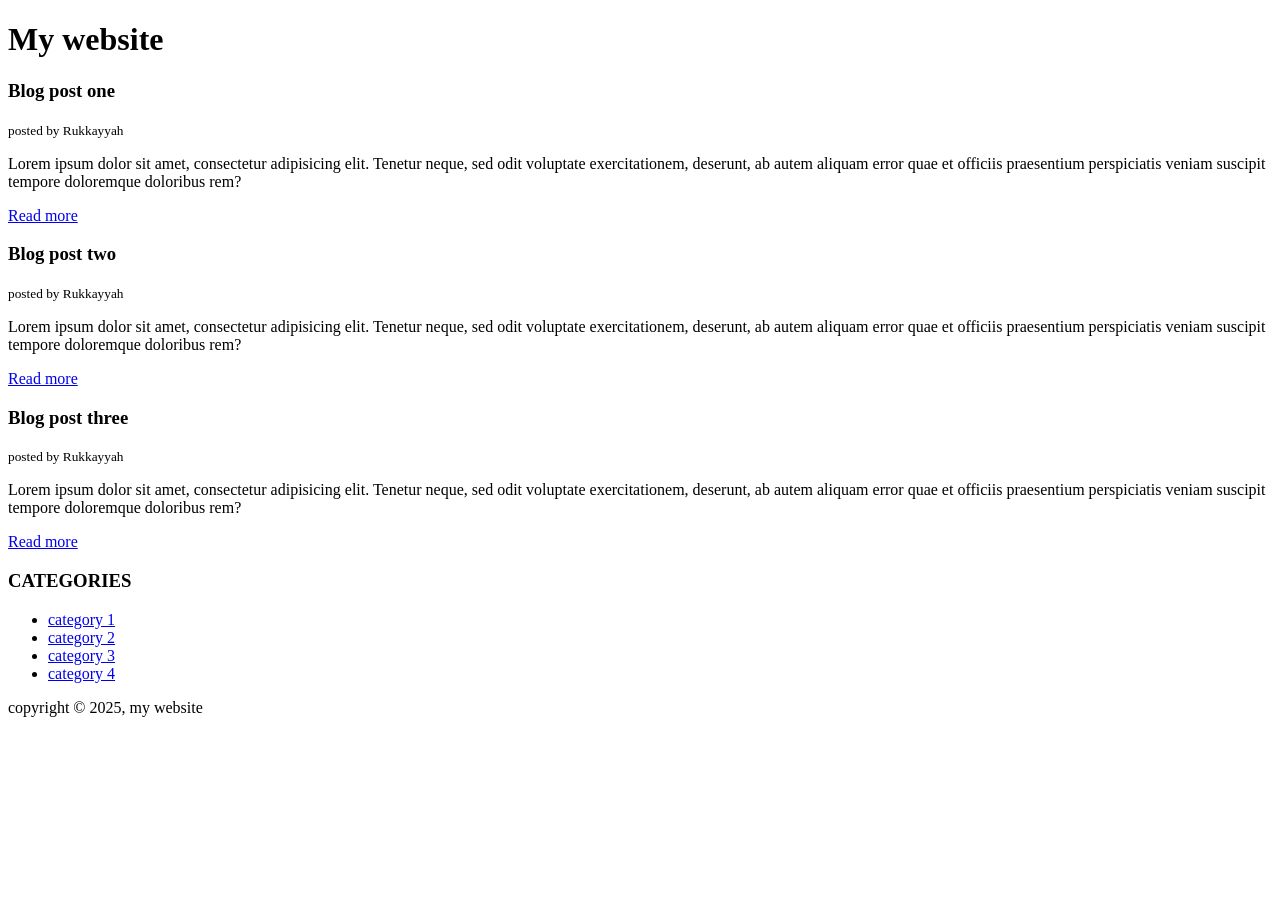
<file: about.html>
<!DOCTYPE html>
<html lang="en">

<head>
    <meta charset="UTF-8">
    <meta name="viewport" content="width=device-width, initial-scale=1.0">
    <title>my blog</title>
</head>

<body>
    <header>
        <h1>My website</h1>
    </header>

    <section>
        <article class="post">
            <h3>Blog post one</h3>
            <small>posted by Rukkayyah</small>
            <p>Lorem ipsum dolor sit amet, consectetur adipisicing elit. Tenetur neque, sed odit voluptate
                exercitationem, deserunt, ab autem aliquam error quae et officiis praesentium perspiciatis veniam
                suscipit tempore doloremque doloribus rem?</p>
            <a href="index.html">Read more</a>
        </article>
        <article class="post">
            <h3>Blog post two</h3>
            <small>posted by Rukkayyah</small>
            <p>Lorem ipsum dolor sit amet, consectetur adipisicing elit. Tenetur neque, sed odit voluptate
                exercitationem, deserunt, ab autem aliquam error quae et officiis praesentium perspiciatis veniam
                suscipit tempore doloremque doloribus rem?</p>
            <a href="index.html">Read more</a>
        </article>
        <article class="post">
            <h3>Blog post three</h3>
            <small>posted by Rukkayyah</small>
            <p>Lorem ipsum dolor sit amet, consectetur adipisicing elit. Tenetur neque, sed odit voluptate
                exercitationem, deserunt, ab autem aliquam error quae et officiis praesentium perspiciatis veniam
                suscipit tempore doloremque doloribus rem?</p>
            <a href="index.html">Read more</a>
        </article>
    </section>
    <aside>
        <h3>CATEGORIES</h3>
        <nav>
            <ul>
                <li><a href="#">category 1</a></li>
                <li><a href="#">category 2</a></li>
                <li><a href="#">category 3</a></li>
                <li><a href="#">category 4</a></li>

            </ul>
        </nav>
    </aside>
    <footer>
        <p>copyright &copy; 2025, my website</p>
    </footer>
</body>

</html>
</file>
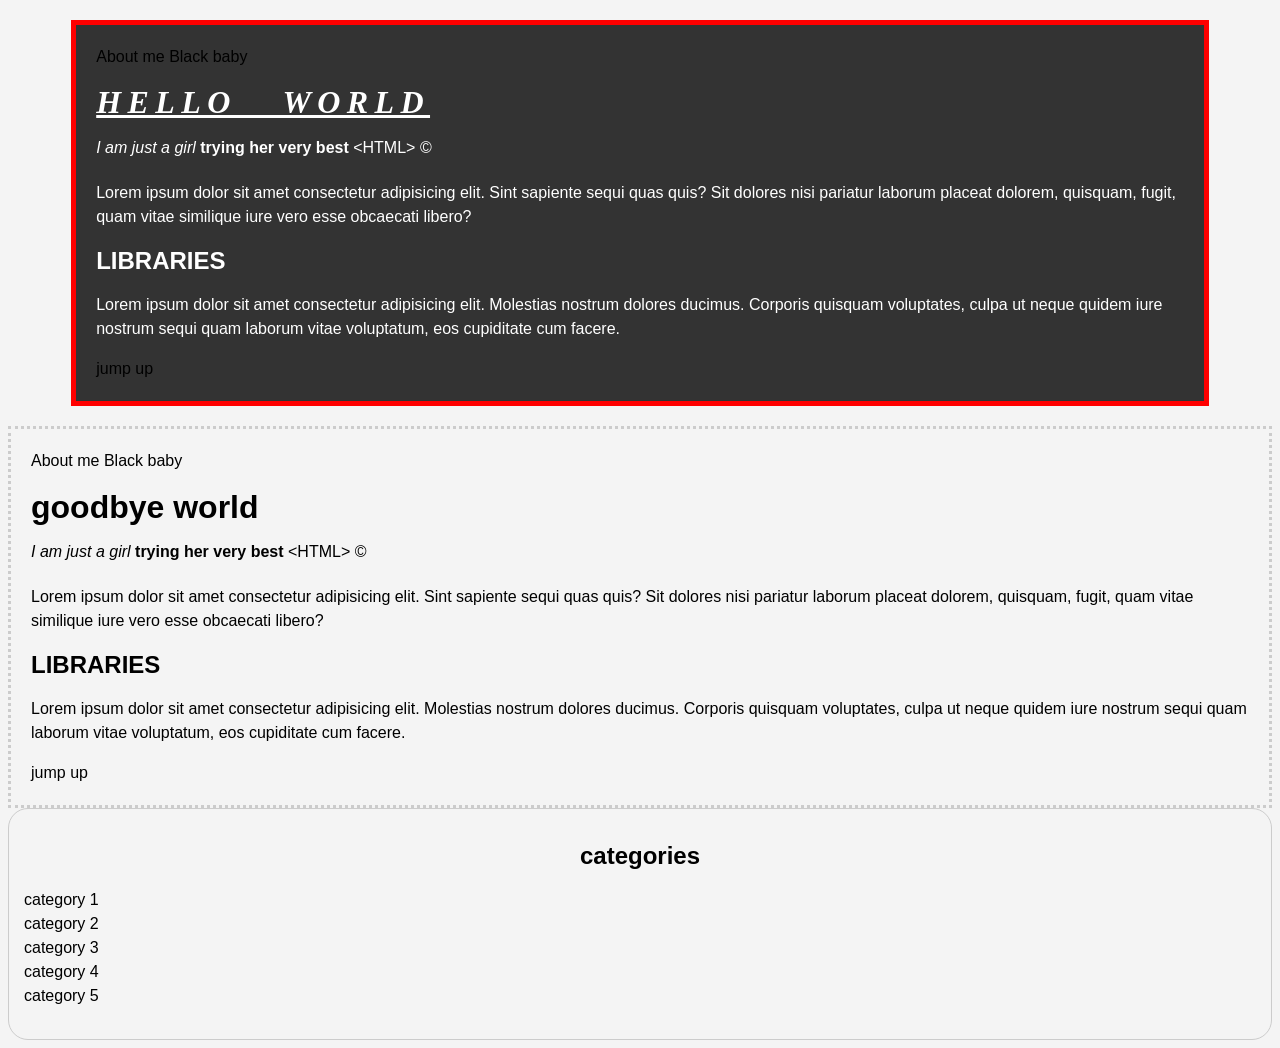
<file: indexx.html>
<!DOCTYPE html>
<html lang="en">

<head>
    <meta charset="UTF-8">
    <meta name="viewport" content="width=device-width, initial-scale=1.0">
    <title> My life</title>
    <link rel="stylesheet" href="stylesheet/style.css">
</head>

<body>
    <div class="container">
        <div class="box-1">
            <a href="about.html">About me</a>
            <a href="images/baby.jpg" download>Black baby</a>
            <h1>hello world</h1>
            <p> <em>I am just a girl</em> <strong>trying her very best</strong> &lt;HTML&gt; &copy;</p>
            <h1></h1>
            <P>Lorem ipsum dolor sit amet consectetur adipisicing elit. Sint sapiente sequi quas quis? Sit dolores nisi
                pariatur
                laborum placeat dolorem, quisquam, fugit, quam vitae similique iure vero esse obcaecati libero?</P>
            <H2 id="#">LIBRARIES</H2>
            <p>Lorem ipsum dolor sit amet consectetur adipisicing elit. Molestias nostrum dolores ducimus. Corporis
                quisquam
                voluptates, culpa ut neque quidem iure nostrum sequi quam laborum vitae voluptatum, eos cupiditate cum
                facere.
            </p>
            <a href="#">jump up</a>
        </div>
    </div>
    <div class="box-2">
        <a href="about.html">About me</a>
        <a href="images/baby.jpg" download>Black baby</a>
        <h1>goodbye world</h1>
        <p> <em>I am just a girl</em> <strong>trying her very best</strong> &lt;HTML&gt; &copy;</p>
        <h1></h1>
        <P>Lorem ipsum dolor sit amet consectetur adipisicing elit. Sint sapiente sequi quas quis? Sit dolores nisi
            pariatur
            laborum placeat dolorem, quisquam, fugit, quam vitae similique iure vero esse obcaecati libero?</P>
        <H2 id="#">LIBRARIES</H2>
        <p>Lorem ipsum dolor sit amet consectetur adipisicing elit. Molestias nostrum dolores ducimus. Corporis
            quisquam
            voluptates, culpa ut neque quidem iure nostrum sequi quam laborum vitae voluptatum, eos cupiditate cum
            facere.
        </p>
        <a href="#">jump up</a>
    </div>
    <div>
        <div class="categories">
            <h2>categories</h2>
            <ul>
                <li><a href="#">category 1</a></li>
                <li><a href="#">category 2</a></li>
                <li><a href="#">category 3</a></li>
                <li"><a href="#">category 4</a></li>
                    <li><a href="text.html"></a>category 5</a></a></li>
            </ul>
        </div>
    </div>

</body>

</html>
</file>
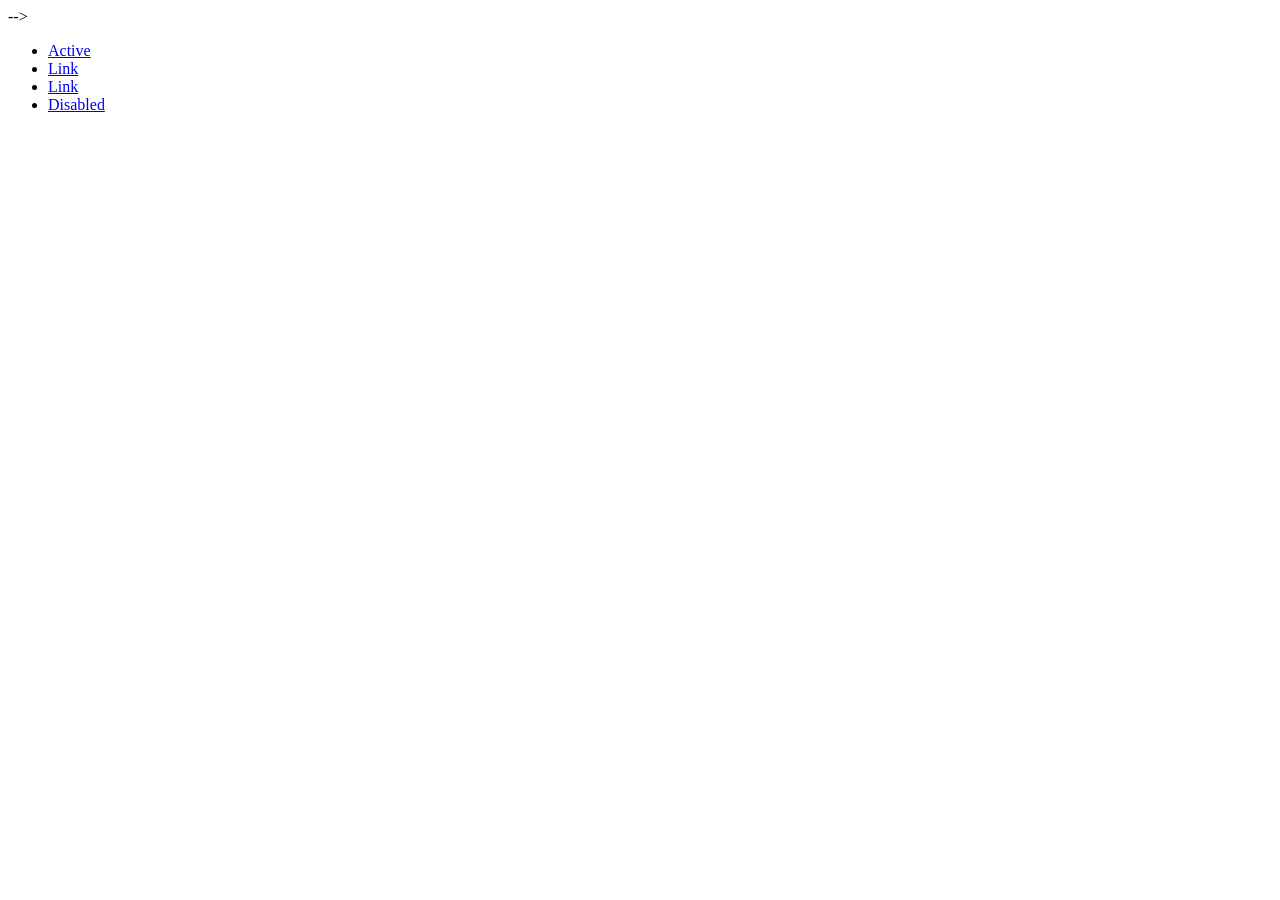
<file: learn.html>
<!-- <!DOCTYPE html>
<html lang="en">

<head>
    <meta charset="UTF-8">
    <meta name="viewport" content="width=device-width, initial-scale=1.0">
    <title>Frontend Mentor | Blog preview card</title>
    <link rel="stylesheet" href="stylesheet/about.css">
</head>

<body>
    <div class="product-card">
        <div class="product-details">
            <img class="image">
            <img src="images/illustration-article.svg" alt="" width="320px" height="220px">
            <button class="button">Learning</button>
            <p class="para">Published 21 Dec 2023</p>
            <h1 class="header">HTML & CSS foundations</h1>
            <P class="note">These languages are the backbone of every website, defining structure, content, and
                presentation.
            </P>
            <div class="name">
                <!-- <img class="img"> -->
<!-- <img src="images/image-avatar.webp" alt="Grey Hooper" width="30">
                <p class="p">Greg Hooper</p>
            </div>
        </div>
    </div>
    <div class="attribution">
        Challenge by <a href="https://www.frontendmentor.io?ref=challenge" target="_blank">Frontend Mentor</a>.
        Coded by <a href="#">RUKKAYYAH</a>.
    </div>
</body> --> -->







<ul class="nav nav-tabs">
    <li class="nav-item">
        <a class="nav-link active" aria-current="page" href="#">Active</a>
    </li>
    <li class="nav-item">
        <a class="nav-link" href="#">Link</a>
    </li>
    <li class="nav-item">
        <a class="nav-link" href="#">Link</a>
    </li>
    <li class="nav-item">
        <a class="nav-link disabled" href="#" tabindex="-1" aria-disabled="true">Disabled</a>
    </li>
</ul>
</file>
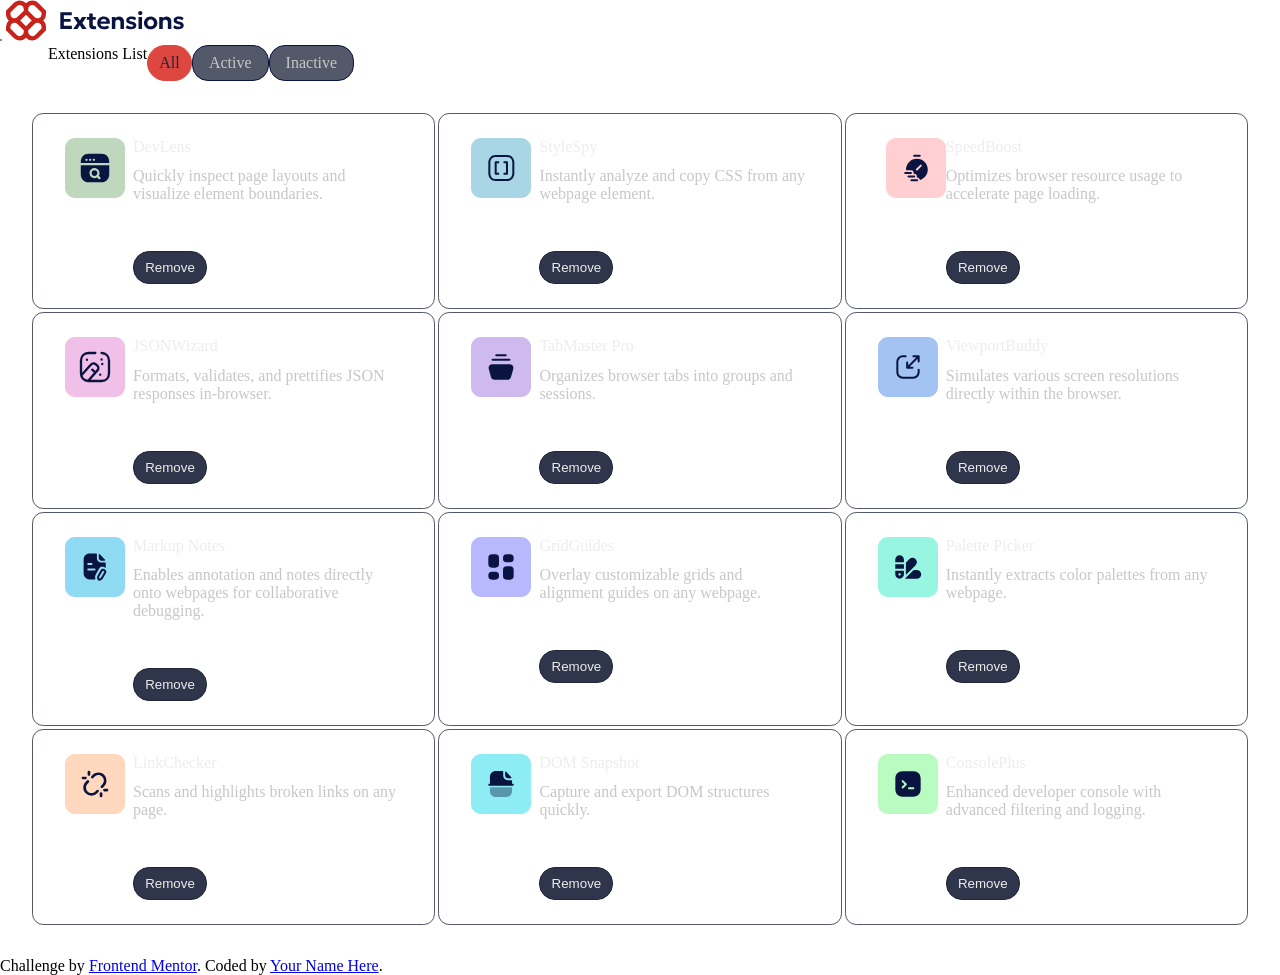
<file: manager.html>
<!DOCTYPE html>
<html lang="en">

<head>
    <meta charset="UTF-8">
    <meta name="viewport" content="width=device-width, initial-scale=1.0">
    <!-- displays site properly based on user's device -->
    <link rel="stylesheet" href="stylesheet/manager.css">
    <title>Frontend Mentor | Browser extensions manager UI</title>
</head>

<body>
    <div class="extensions-list">
        <div class="container">
            <img class="img">
            <img src="images/logo.svg" alt="">
            <!-- <p class="List">Extensions</p> -->
        </div>
        <div class="header">
            <!-- <div class="exten"></div> -->
            Extensions List
            <!-- <div> -->
            <p class="all">All</p>
            <p class="active">Active</p>
            <p class="inactive">Inactive</p>
            <!-- </div> -->
        </div>
        <div class="item">
            <div class="item1">
                <div>
                    <img src="images/logo-devlens.svg" alt="">
                </div>
                <div class="quote">
                    <p class="upper-quote">DevLens</p>
                    <p class="bottom-quote">Quickly inspect page layouts and visualize element boundaries.
                    </p>
                    <button class="side-quote">
                        <box-icon class="box-icon">Remove</box-icon></button>
                </div>
            </div>
            <div class="item2">
                <div>
                    <img src="images/logo-style-spy.svg" alt="">
                </div>
                <div class="quote">
                    <p class="upper-quote">StyleSpy</p>
                    <p class="bottom-quote">Instantly analyze and copy CSS from any webpage element.
                    </p>
                    <button class="side-quote">
                        <box-icon class="box-icon">Remove</box-icon></button>
                </div>
            </div>
            <div class="item3">
                <div class="quote">
                    <img src="images/logo-speed-boost.svg" alt="">
                </div>
                <div>
                    <p class="upper-quote">SpeedBoost</p>
                    <p class="bottom-quote">Optimizes browser resource usage to accelerate page loading.</p>
                    <button class="side-quote">
                        <box-icon class="box-icon">Remove</box-icon></button>
                </div>
            </div>
            <div class="item4">
                <div>
                    <img src="images/logo-json-wizard.svg" alt="">
                </div>
                <div class="quote">
                    <p class="upper-quote">JSONWizard</p>
                    <p class="bottom-quote">Formats, validates, and prettifies JSON responses in-browser.
                    </p>
                    <button class="side-quote">
                        <box-icon class="box-icon">Remove</box-icon></button>
                </div>
            </div>

            <div class="item5">
                <div>
                    <img src="images/logo-tab-master-pro.svg" alt="">
                </div>
                <div class="quote">
                    <p class="upper-quote">TabMaster Pro</p>
                    <p class="bottom-quote">Organizes browser tabs into groups and sessions.
                    </p>
                    <button class="side-quote">
                        <box-icon class="box-icon">Remove</box-icon></button>
                </div>
            </div>
            <div class="item6">
                <div>
                    <img src="images/logo-viewport-buddy.svg" alt="">
                </div>
                <div class="quote">
                    <p class="upper-quote">ViewportBuddy</p>
                    <p class="bottom-quote">Simulates various screen resolutions directly within the browser.
                    </p>
                    <button class="side-quote">
                        <box-icon class="box-icon">Remove</box-icon></button>
                </div>
            </div>
            <div class="item7">
                <div>
                    <img src="images/logo-markup-notes.svg" alt="">
                </div>
                <div class="quote">
                    <p class="upper-quote">Markup Notes</p>
                    <p class="bottom-quote"> Enables annotation and notes directly onto webpages for collaborative
                        debugging.
                    </p>
                    <button class="side-quote">
                        <box-icon class="box-icon">Remove</box-icon></button>
                </div>
            </div>
            <div class="item8">
                <div>
                    <img src="images/logo-grid-guides.svg" alt="">
                </div>
                <div class="quote">
                    <p class="upper-quote">GridGuides</p>
                    <p class="bottom-quote">Overlay customizable grids and alignment guides on any webpage.
                    </p>
                    <button class="side-quote">
                        <box-icon class="box-icon">Remove</box-icon></button>
                </div>
            </div>
            <div class="item9">
                <div>
                    <img src="images/logo-palette-picker.svg" alt="">
                </div>
                <div class="quote">
                    <p class="upper-quote">Palette Picker</p>
                    <p class="bottom-quote">Instantly extracts color palettes from any webpage.
                    </p>
                    <button class="side-quote">
                        <box-icon class="box-icon">Remove</box-icon></button>
                </div>
            </div>
            <div class="item10">
                <div>
                    <img src="images/logo-link-checker.svg" alt="">
                </div>
                <div class="quote">
                    <p class="upper-quote">LinkChecker</p>
                    <p class="bottom-quote">Scans and highlights broken links on any page.
                    </p>
                    <button class="side-quote">
                        <box-icon class="box-icon">Remove</box-icon></button>
                </div>
            </div>
            <div class="item11">
                <div>
                    <img src="images/logo-dom-snapshot.svg" alt="">
                </div>
                <div class="quote">
                    <p class="upper-quote">DOM Snapshot</p>
                    <p class="bottom-quote">Capture and export DOM structures quickly.
                    </p>
                    <button class="side-quote">
                        <box-icon class="box-icon">Remove</box-icon></button>
                </div>
            </div>
            <div class="item12">
                <div>
                    <img src="images/logo-console-plus.svg" alt="">
                </div>
                <div class="quote">
                    <p class="upper-quote">ConsolePlus</p>
                    <p class="bottom-quote">Enhanced developer console with advanced filtering and logging.
                    </p>
                    <button class="side-quote">
                        <box-icon class="box-icon">Remove</box-icon></button>
                </div>
            </div>
        </div>
    </div>
    <div class="attribution">
        Challenge by <a href="https://www.frontendmentor.io?ref=challenge">Frontend Mentor</a>.
        Coded by <a href="#">Your Name Here</a>.
    </div>
</body>
</file>
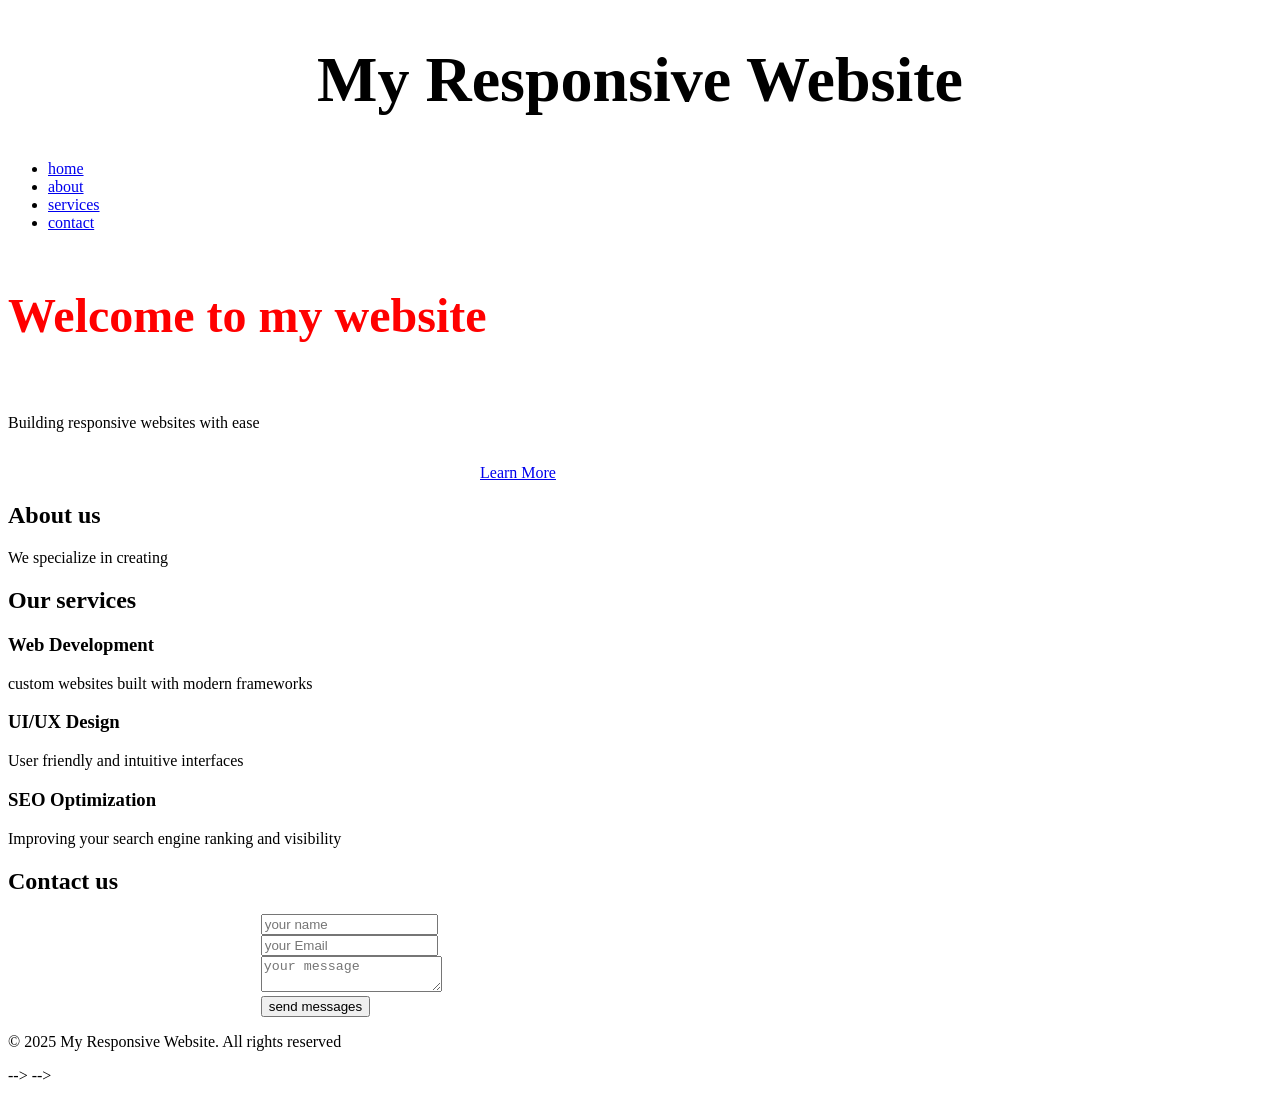
<file: My resonsive page.html>
<!DOCTYPE html>
<html lang="en">

<head>
    <meta charset="UTF-8">
    <meta name="viewport" content="width=device-width, initial-scale=1.0">
    <title>Responsive website</title>
    <link rel="stylesheet" href="stylesheet/design.css">
</head>

<body>

    <!--Header section-->
    <header>
        <div class="container">
            <h1>My Responsive Website</h1>
            <nav>
                <ul>
                    <li><a href="#home">home</a></li>
                    <li><a href="#about">about</a></li>
                    <li><a href="#services">services</a></li>
                    <li><a href="#contact">contact</a></li>
                </ul>
            </nav>
        </div>
    </header>

    <!--Hero section-->
    <section id="home">
        <div class="container">
            <h2>Welcome to my website</h2>
            <p>Building responsive websites with ease</p>
            <a href="#about" class="btn">Learn More</a>
        </div>
    </section>

    <!--About section-->
    <section id="about">
        <div class="container">
            <h2>About us</h2>
            <p>We specialize in creating</p>
        </div>
    </section>

    <!--Services section-->
    <section id="Services">
        <div class="container">
            <h2>Our services</h2>
            <div class="services-grid">
                <div class="services">
                    <h3>Web Development</h3>
                    <p>custom websites built with modern frameworks</p>
                </div>
                <div class="service">
                    <h3>UI/UX Design</h3>
                    <p>User friendly and intuitive interfaces</p>
                </div>
                <div class="service">
                    <h3>SEO Optimization</h3>
                    <p>Improving your search engine ranking and visibility</p>
                </div>
            </div>
        </div>
    </section>

    <!--contact section-->
    <section id="contact">
        <div class="container">
            <h2>Contact us</h2>
            <form action="#">
                <input type="text" placeholder="your name" required> <br />
                <input type="email" placeholder="your Email" required> <br />
                <textarea placeholder="your message" required></textarea> <br />
                <button type="submit">send messages</button> <br />
            </form>
        </div>
    </section>

    <!--Footer section-->
    <footer>
        <div>
            <p>&copy; 2025 My Responsive Website. All rights reserved</p>
        </div>
    </footer>
</body>

</html> --> -->
</file>
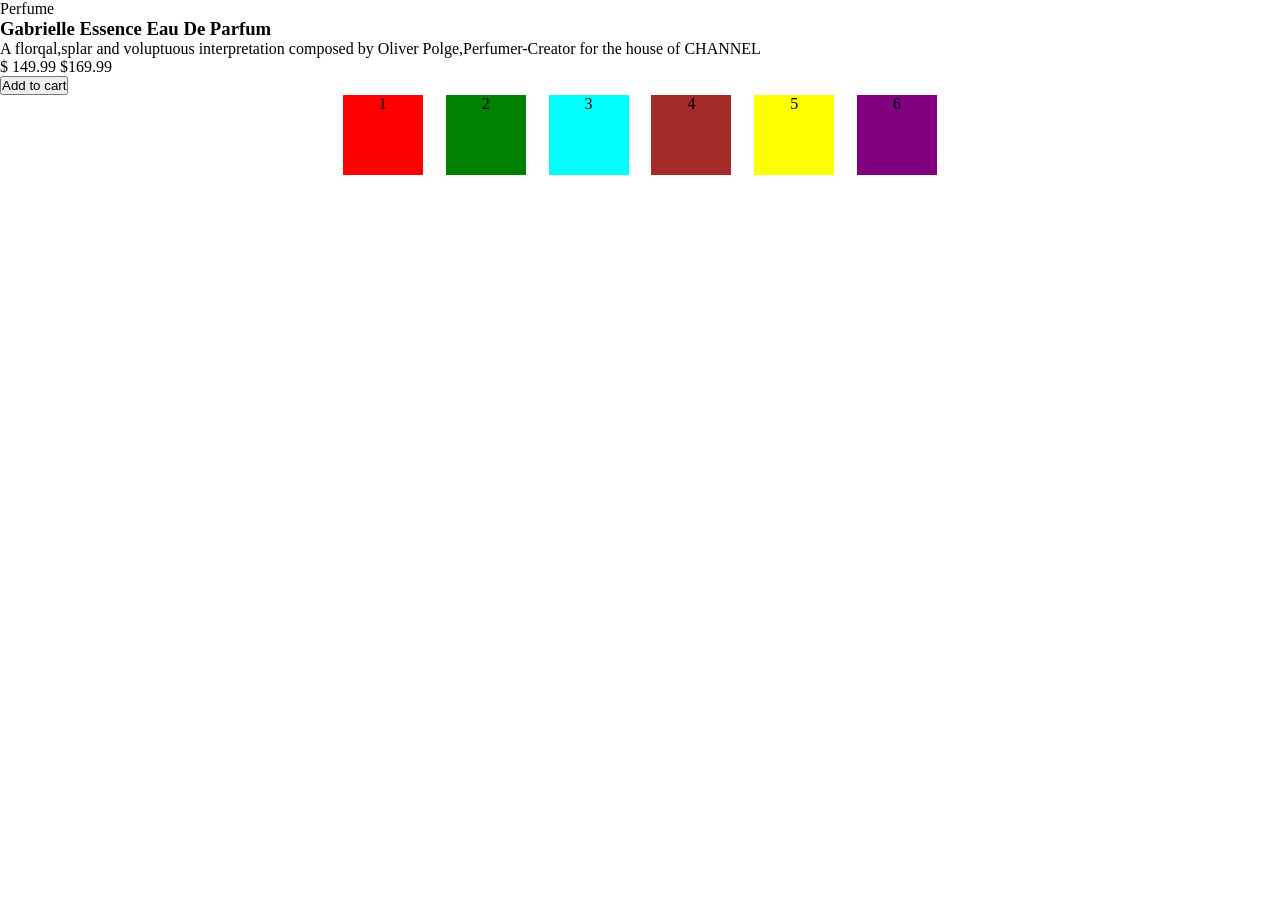
<file: plain.html>
<!DOCTYPE html>
<html lang="en">

<head>
    <meta charset="UTF-8">
    <meta name="viewport" content="width=device-width, initial-scale=1.0">
    <title>perfume</title>
    <link rel="stylesheet" href="stylesheet/stylsss.css">
</head>

<body>
    <article>
        <section>
            <span class="category">Perfume</span>
            <h1>Gabrielle Essence Eau De Parfum</h1>
            <p>A florqal,splar and voluptuous interpretation composed by Oliver Polge,Perfumer-Creator for the house
                of CHANNEL
            </p>
            <p>$ 149.99 $169.99</p>
        </section>
    </article>


    <button class="add to cart">
        <box-icon color="red" name="cart alt"></box-icon>Add to cart
    </button>

    <div class="flexbox">
        <div class="class1">1</div>
        <div class="class2">2</div>
        <div class="class3">3</div>
        <div class="class4">4</div>
        <div class="class5">5</div>
        <div class="class6">6</div>
        <!-- <div class="class2">2</div>
        <div class="class3">3</div>
        <div class="class4">4</div>
        <div class="class5">5</div </div> -->
</body>

</html>
</file>
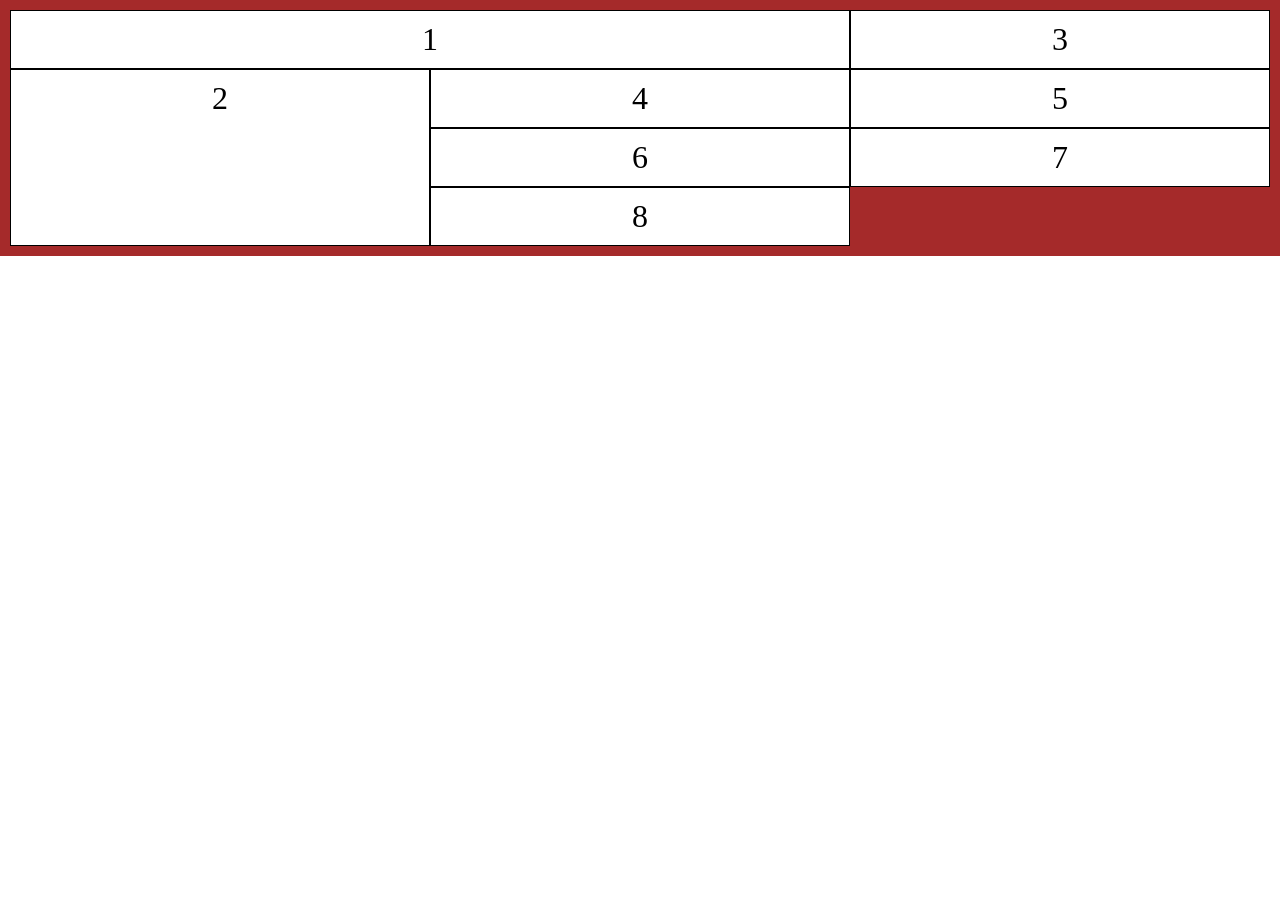
<file: product.html>
<!DOCTYPE html>
<html lang="en">

<head>
    <meta charset="UTF-8">
    <meta name="viewport" content="width=device-width, initial-scale=1.0">
    <link rel="stylesheet" href="">
    <link rel="stylesheet" href="stylesheet/sty.css">
    <title>Frontend Mentor | Testimonials grid section]</title>
</head>

<body>
    <main>
        <div class="grid-container">
            <div class="item1">1</div>
            <div class="item2">2</div>
            <div class="item3">3</div>
            <div class="item4">4</div>
            <div class="item5">5</div>
            <div class="item6">6</div>
            <div class="item7">7</div>
            <div class="item8">8</div>
        </div>
    </main>
</body>

</html>
</file>
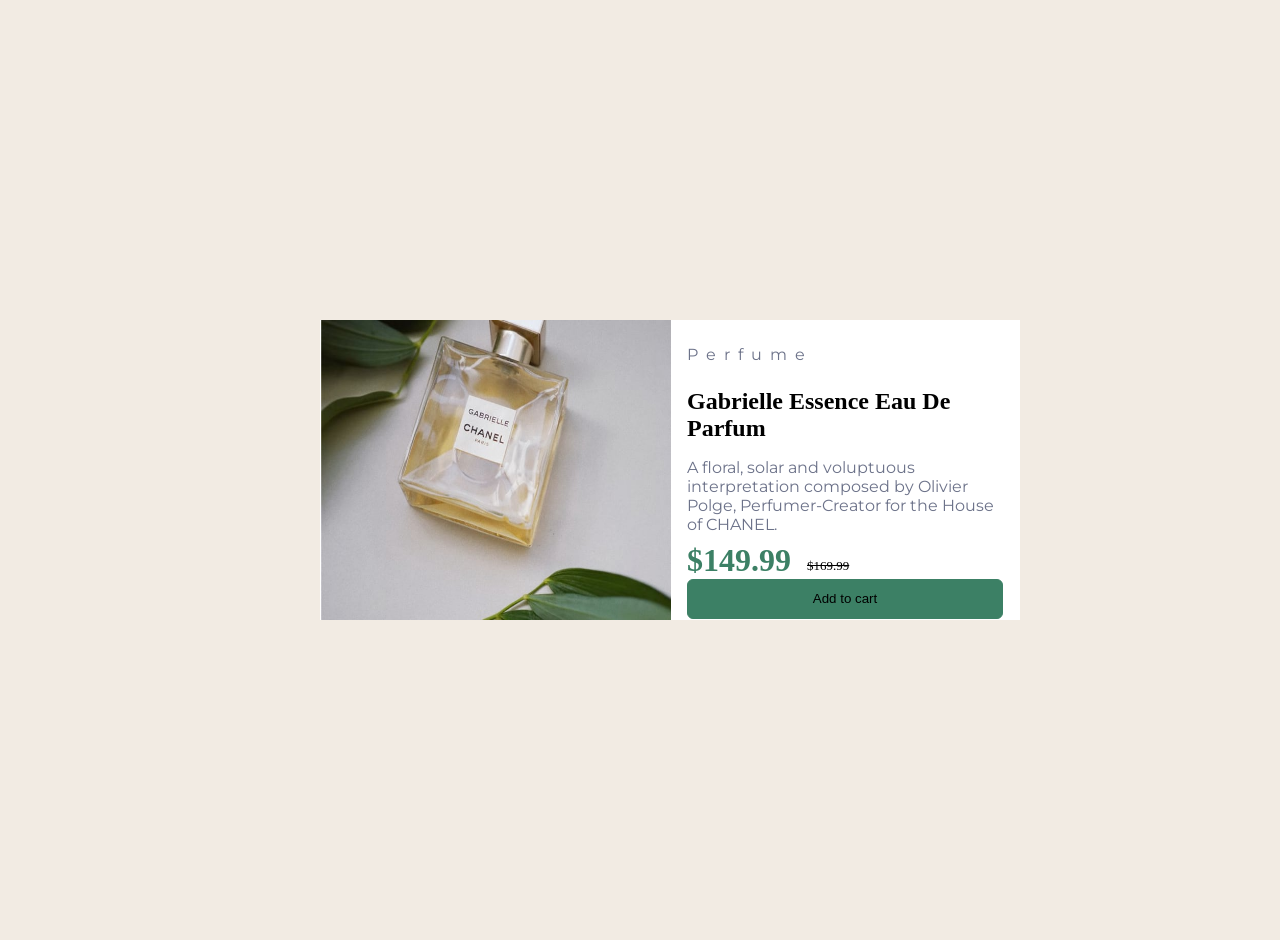
<file: tech.html>
<!DOCTYPE html>
<html lang="en">

<head>
    <meta charset="UTF-8">
    <meta name="viewport" content="width=device-width, initial-scale=1.0">
    <title>Frontend Mentor | Product preview card Component</title>
    <link rel="stylesheet" href="stylesheet/stye.css">
</head>

<body class="body">
    <article class="product-card">
        <div class="product-image">
            <div class="img"></div>
            <img src="images/image-product-mobile.jpg" alt="perfume picture" width="350px" height="300px">
        </div>
        <div class="product-details">
            <span class="category">Perfume</span>
            <h1 class="title">Gabrielle Essence Eau De Parfum</h1>
            <p class="description">
                A floral, solar and voluptuous interpretation composed by Olivier
                Polge, Perfumer-Creator for the House of CHANEL.
            </p>
            <div class="price-to-cart"></div>
            <div class="price">
                <span class="current-price"> $149.99</span>
                <span class="original-price">$169.99</span>
            </div>
            <button class="add-to-cart">
                <box-icon class="box-icon"></box-icon>Add to cart</button>
        </div>
    </article>
</body>

</html>
</file>
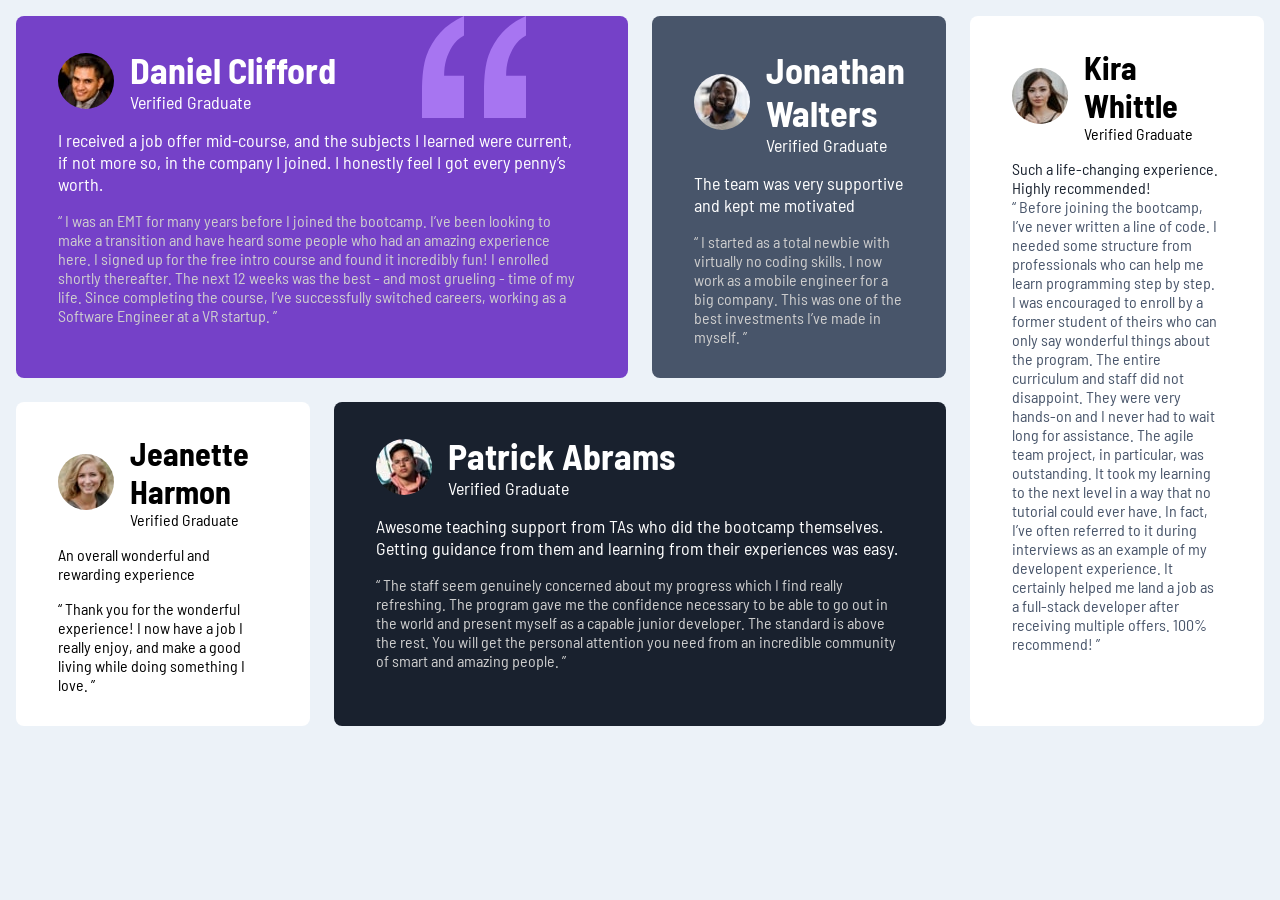
<file: testimonial.html>
<!DOCTYPE html>
<html lang="en">

<head>
    <meta charset="UTF-8">
    <meta name="viewport" content="width=device-width, initial-scale=1.0">
    <!-- <link href="https://fonts.googleapis.com/css2?family=Barlow+Semi+Condensed:wght@500;600&display=swap" <link -->
    <link rel="stylesheet" href="stylesheet/s.css">
    <title>Frontend Mentor | Testimonials grid section</title>
</head>

<body>
    <main>
        <div class="testimonials-grid">
            <div class="item">
                <div class="person">
                    <img src="images/image-daniel.jpg" alt>
                    <div class="name">
                        <h1>Daniel Clifford</h1>
                        <p>Verified Graduate</p>
                    </div>
                </div>

                <p class="top-quote">I received a job offer mid-course, and the
                    subjects I learned were current, if not more so,
                    in the company I joined. I honestly feel I got every penny’s
                    worth.</p>
                <p class="bottom-quote">“ I was an EMT for many years before I joined
                    the bootcamp. I’ve been looking to make a
                    transition and have heard some people who had an amazing experience
                    here. I signed up
                    for the free intro course and found it incredibly fun! I enrolled
                    shortly thereafter.
                    The next 12 weeks was the best - and most grueling - time of my
                    life. Since completing
                    the course, I’ve successfully switched careers, working as a
                    Software Engineer at a VR startup. ”</p>

            </div>

            <div class="item">
                <div class="person">
                    <img src="images/image-jonathan.jpg" alt>
                    <div class="name">
                        <h1>Jonathan Walters</h1>
                        <p>Verified Graduate</p>
                    </div>
                </div>

                <p class="top-quote">The team was very supportive and kept me
                    motivated</p>
                <p class="bottom-quote">“ I started as a total newbie with virtually
                    no coding skills. I now work as
                    a mobile engineer
                    for a big company. This was one of the best investments I’ve made in
                    myself.
                    ”</p>

            </div>

            <div class="item">
                <div class="person">
                    <img src="images/image-kira.jpg" alt>
                    <div class="name">
                        <h1>Kira Whittle</h1>
                        <p>Verified Graduate</p>
                    </div>
                </div>

                <p class="top-quote">Such a life-changing experience. Highly
                    recommended!</p>
                <p class="bottom-quote">“ Before joining the bootcamp, I’ve never
                    written a line of code. I needed
                    some structure from
                    professionals who can help me learn programming step by step. I was
                    encouraged to enroll by a former
                    student of theirs who can only say wonderful things about the
                    program. The
                    entire curriculum and staff
                    did not disappoint. They were very hands-on and I never had to wait
                    long for
                    assistance. The agile team
                    project, in particular, was outstanding. It took my learning to the
                    next
                    level in a way that no tutorial
                    could ever have. In fact, I’ve often referred to it during
                    interviews as an
                    example of my developent
                    experience. It certainly helped me land a job as a full-stack
                    developer
                    after receiving multiple offers.
                    100% recommend! ”</p>

            </div>

            <div class="item">
                <div class="person">
                    <img src="images/image-jeanette.jpg" alt>
                    <div class="name">
                        <h1>Jeanette Harmon</h1>
                        <p>Verified Graduate</p>
                    </div>
                </div>

                <p class="top-quote">An overall wonderful and rewarding experience</p>
                <p class="bottom-quote">“ Thank you for the wonderful experience! I
                    now have a job I really enjoy,
                    and make a good living
                    while doing something I love. ”</p>

            </div>

            <div class="item">
                <div class="person">
                    <img src="images/image-patrick.jpg" alt>
                    <div class="name">
                        <h1>Patrick Abrams</h1>
                        <p>Verified Graduate</p>
                    </div>
                </div>

                <p class="top-quote">Awesome teaching support from TAs who did the
                    bootcamp themselves. Getting
                    guidance from them and
                    learning from their experiences was easy.</p>
                <p class="bottom-quote">“ The staff seem genuinely concerned about my
                    progress which I find really
                    refreshing. The program
                    gave me the confidence necessary to be able to go out in the world
                    and
                    present myself as a capable
                    junior developer. The standard is above the rest. You will get the
                    personal
                    attention you need from
                    an incredible community of smart and amazing people. ”</p>

            </div>
        </div>
    </main>



</body>

</html>
</body>

</html>
</file>
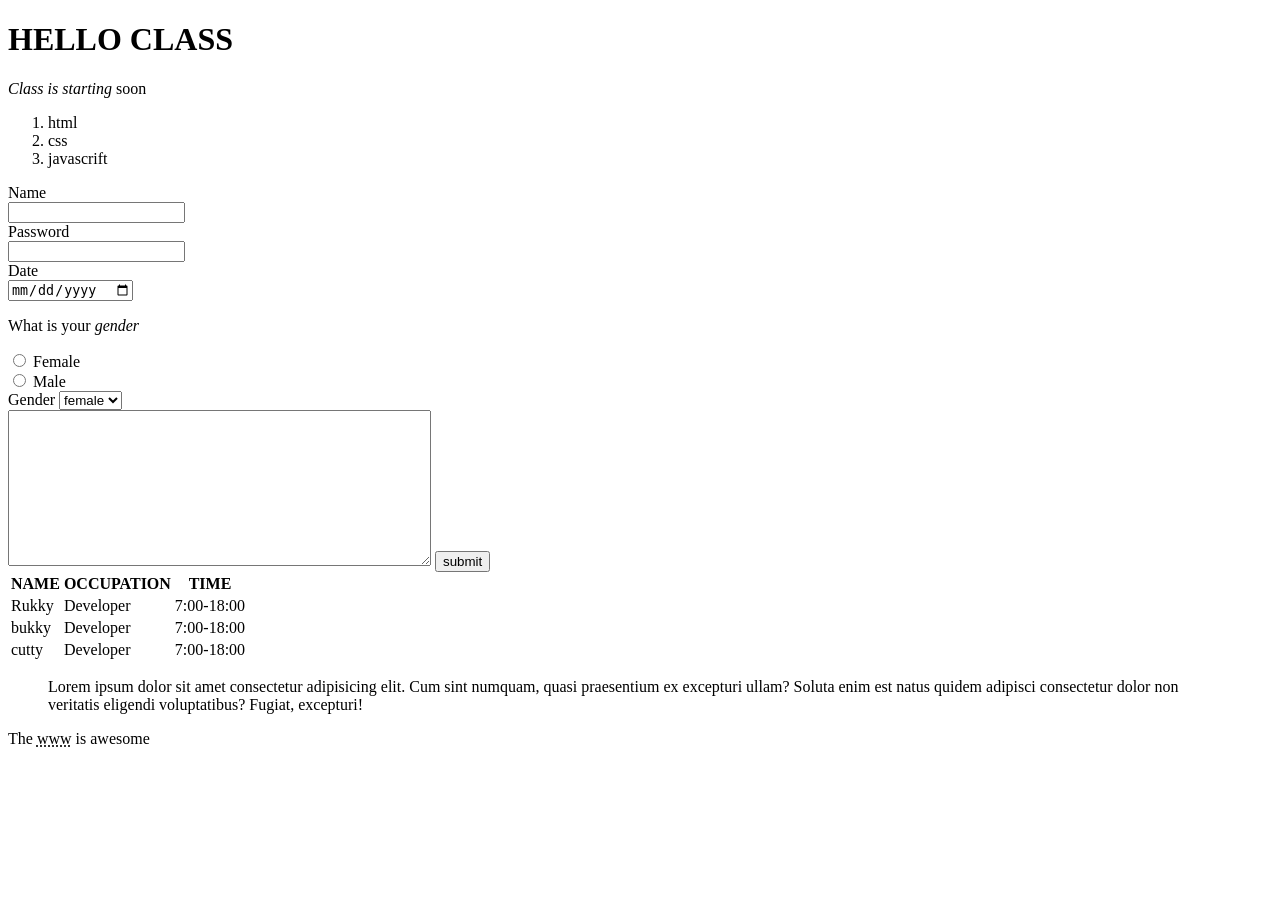
<file: text.html>
<!DOCTYPE html>
<html lang="en">

<head>
    <meta charset="UTF-8">
    <meta name="viewport" content="width=device-width, initial-scale=1.0">
    <title>HTML CLASS DAY III</title>
</head>

<body>
    <h1>HELLO CLASS</h1>
    <p><cite>Class is starting</cite> soon</p>
    <ol>
        <li>html</li>
        <li>css</li>
        <li>javascrift</li>
    </ol>
    <div>
        <form action="" method="post"></form>
        <label for="name">Name</label> <br>
        <input type="name" name="name"> <br />
        <label for="password">Password</label> <br>
        <input type="password" name="password"> <br />
        <label for="date">Date</label> <br>
        <input type="date" name="date"> <br />
    </div>

    <div>
        <p>What is your <em>gender</em></p>
        <input type="radio" id="female" name="gender" value="female">
        <label for="female">Female</label> <br>
        <input type="radio" id="male " name="gender" value="male">
        <label for="male">Male</label> <br>
    </div>


    <div>
        <label>Gender</label>
        <select name="gender">
            <option value="female">female</option>
            <option value="male">Male</option>
            <option value="others">others</option>
        </select>
    </div>


    <textarea name="description" id="description" rows="10" cols="50"></textarea>

    <input type="submit" value="submit">



    <table>
        <tr>
            <th>NAME</th>
            <th>OCCUPATION</th>
            <th>TIME</th>
        </tr>
        <tr>
            <td>Rukky</td>
            <td>Developer</td>
            <td>7:00-18:00</td>
        </tr>
        <tr>
            <td>bukky</td>
            <td>Developer</td>
            <td>7:00-18:00</td>
        </tr>
        <tr>
            <td>cutty</td>
            <td>Developer</td>
            <td>7:00-18:00</td>
        </tr>
    </table>


    <blockquote cite="http://rukayah.com">
        Lorem ipsum dolor sit amet consectetur adipisicing elit. Cum sint numquam, quasi praesentium ex excepturi ullam?
        Soluta enim est natus quidem adipisci consectetur dolor non veritatis eligendi voluptatibus? Fugiat, excepturi!
    </blockquote>
    <p>The <abbr title="world wide web">www</abbr> is awesome</p>
</body>

</html>
</file>
<file: stylesheet/style.css>
/* * { 
    margin: 0%;
    padding: 0%;
 }   */

 body {
     background-color: #f4f4f4;
     font-family: Arial, Helvetica, sans-serif;
     font-size: 16px;
     font-weight: normal;
     /*same as above */
     font: normal 16px Arial, Helvetica, Sans-serif;
     line-height: 1.5em;

 }

 a {
     text-decoration: none;
     color: #000;
 }

 .container {
     width: 90%;
     margin: auto;
 }

 a:hover {
     color: red;
 }

 a:active {
     color: green;
 }

 a:visited {
     color: #000;
 }

 .box-1 {
     background-color: #333;
     color: #fff;

     border-right: 5px red solid;
     border-left: 5px red solid;
     border-top: 5px red solid;
     border-bottom: 5px red solid;
     border-width: 3px;
     border-bottom-width: 10px;
     border-top-style: dotted;

     border: 5px red solid;

     padding-top: 20px;
     padding-bottom: 20px;
     padding-right: 20px;
     padding-left: 20px;

     margin-top: 20px;
     margin: 20px 0;
 }

 .box-1 h1 {
     font-family: Tahoma;
     font-weight: 800;
     font-style: italic;
     text-decoration: underline;
     text-transform: uppercase;
     letter-spacing: 0.2em;
     word-spacing: 1em;
 }

 .box-2 {
     border: 3px dotted #ccc;
     padding: 20px;
     margin: 20px, 0;
 }



 .categories {
     border: 1px #ccc solid;
     padding: 15px;
     border-radius: 20px;

 }

 .categories h2 {
     text-align: center;
 }

 .categories ul {
     padding: 0%;
     list-style: none;
 }
</file>
<file: stylesheet/about.css>
@import url('https://fonts.googleapis.com/css2?family=Figtree:ital,wght@0,300..900;1,300..900&display=swap');



:root {
    --FIGTREE: "figtree";
    --Yellow: hsl(47, 88%, 63%);
    --White: hsl(0, 0%, 100%);
    --Gray: hsl(0, 0%, 42%);
    --Gray2: hsl(0, 0%, 7%);
}

* {
    margin: 0%;
    padding: 0%;
    box-sizing: border-box;
}

body {
    background-color: var(--Yellow);
}

.product-card {
    display: flex;
    flex-direction: column;
    justify-content: center;
    justify-content: space-between;
    width: 360px;
    height: 450px;
    margin: 20rem 35rem;
    border: 1px solid var(--Gray);
    border-radius: 1.5rem;
    border-right: 7px solid var(--Gray2);
    border-bottom: 7px solid var(--Gray2);
    background-color: var(--White);
}

.product-details {
    margin: 0 .8rem;
    font-family: var(--FIGTREE);
}

.button {
    background-color: var(--Yellow);
    padding: .2rem .5rem;
    font-weight: 900;
    border: 1px solid var(--Yellow);

}

.para {
    padding-top: 1rem;
    padding-bottom: 1rem;
    font-size: small;
    color: var(--Gray);
}

.header {
    padding-bottom: .7rem;
    font-size: medium;
    font-weight: bolder;
}

.note {
    padding-bottom: .2rem;
    color: var(--Gray);
}

.name {
    display: flex;
    padding-top: 1rem;
}

.p {
    padding-top: .5rem;
    padding-left: .7rem;
    font-size: small;
    color: var(--Gray2);
    font-weight: 900;
}

.attribution {
    display: flex;
    justify-content: center;
}
</file>
<file: stylesheet/manager.css>
@import url('https://fonts.googleapis.com/css2?family=Noto+Sans:ital,wght@0,100..900;1,100..900&display=swap');

* {
    margin: 0%;
    padding: 0%;
    box-sizing: border-box;
}

:root {
    --Neutral-7: hsl(227, 75%, 14%);
    --Neutral-6: hsl(226, 25%, 17%);
    --Neutral-5: hsl(225, 23%, 24%);
    --Neutral-4: hsl(226, 11%, 37%);
    --Neutral-3: hsl(0, 0%, 78%);
    --Neutral-2: hsl(217, 61%, 90%);
    --Neutral-1: hsl(0, 0%, 93%);
    --Neutral-0: hsl(200, 60%, 99%);
    --Red-1: hsl(3, 86%, 64%);
    --Red-2: hsl(3, 71%, 56%);
    --Red-3: hsl(3, 77%, 44%);
    --Light-1: linear-gradient(180deg, #EBF2FC 0%, #EEF8F9 100%);
    --Dark-2: linear-gradient(180deg, #040918 0%, #091540 100%);
}

/* .extensions-list {
    background-color: var(--Neutral-7);
} */

.img {
    border: 1px solid var(--Neutral-5);
    border-radius: 2rem;
}


.List {
    color: var(--Neutral-1);
}

.header {
    display: flex;
    padding: 0 3rem;
}

.exten {
    align-items: ;
}

.all {
    align-items: end;
    padding: .5rem .7rem;
    border: 1px solid var(--Red-2);
    border-radius: 1.5rem;
    background-color: var(--Red-2);
    color: var(--Neutral-6);
}

.active {
    padding: .5rem 1rem;
    border: 1px solid var(--Neutral-7);
    border-radius: 1rem;
    background-color: var(--Neutral-4);
    color: var(--Neutral-3);
}

.inactive {
    padding: .5rem 1rem;
    border: 1px solid var(--Neutral-7);
    border-radius: 1rem;
    background-color: var(--Neutral-4);
    color: var(--Neutral-3);
}

.item {
    max-width: 1440px;
    margin: 2rem;
    display: grid;
    grid-template-areas:
        "item1 item2 item3"
        "item4 item5 item6"
        "item7 item8 item9"
        "item10 item11 item12";
    grid-auto-columns: 1fr;
    gap: .2rem;
}

.item1 .quote,
.item2 .quote,
.item3 .quote,
.item4 .quote,
.item5 .quote,
.item6 .quote,
.item7 .quote,
.item8 .quote,
.item9 .quote,
.item10 .quote,
.item11 .quote,
.item12 .quote {
    padding-left: .5rem;
}

.item1,
.item2,
.item3,
.item4,
.item5,
.item6,
.item7,
.item8,
.item9,
.item10,
.item11,
.item12 {
    display: flex;
    /* background-color: var(--Neutral-6); */
    border: 1px solid var(--Neutral-4);
    border-radius: .7rem;
    padding: 1.5rem 2rem;
}

.item1 .upper-quote,
.item2 .upper-quote,
.item3 .upper-quote,
.item4 .upper-quote,
.item5 .upper-quote,
.item6 .upper-quote,
.item7 .upper-quote,
.item8 .upper-quote,
.item9 .upper-quote,
.item10 .upper-quote,
.item11 .upper-quote,
.item12 .upper-quote {
    color: var(--Neutral-1);
    padding-bottom: .7rem;
}

.item1 .bottom-quote,
.item2 .bottom-quote,
.item3 .bottom-quote,
.item4 .bottom-quote,
.item5 .bottom-quote,
.item6 .bottom-quote,
.item7 .bottom-quote,
.item8 .bottom-quote,
.item9 .bottom-quote,
.item10 .bottom-quote,
.item11 .bottom-quote,
.item12 .bottom-quote {
    color: var(--Neutral-3);
    padding-bottom: 3rem;
}

.item1 .side-quote,
.item2 .side-quote,
.item3 .side-quote,
.item4 .side-quote,
.item5 .side-quote,
.item6 .side-quote,
.item7 .side-quote,
.item8 .side-quote,
.item9 .side-quote,
.item10 .side-quote,
.item11 .side-quote,
.item12 .side-quote {
    border: 1px solid var(--Neutral-6);
    border-radius: 1rem;
    background-color: var(--Neutral-5);
    padding: .5rem .7rem;
}

.item1 .box-icon,
.item2 .box-icon,
.item3 .box-icon,
.item4 .box-icon,
.item5 .box-icon,
.item6 .box-icon,
.item7 .box-icon,
.item8 .box-icon,
.item9 .box-icon,
.item10 .box-icon,
.item11 .box-icon,
.item12 .box-icon {
    color: var(--Neutral-1);
}
</file>
<file: stylesheet/design.css>
/* Media Query For mobile phone (smaller than 640px) */


@media (max-width: 640px) {}


/* Media Query For Tablet (from 641px to 1024px) */

@media (min-width: 641px) and (max-width: 1024px) {}

/* Media Query For Larger screen (from 1025px and above) */

@media (min-width: 1024px) {
    .container h1 {
        text-align: center;
        font-size: 4rem;
    }

    #home h2 {
        color: red;
        font-size: 3rem;
    }

    #home .container {
        display: flex;
        flex-direction: column;
        gap: 1rem;
    }

    #home .btn {
        margin: 0 auto;
        width: 20rem;
    }

    #contact form {
        margin: 0 auto;
        width: 60%;
    }
}
</file>
<file: stylesheet/stylsss.css>
* {
    margin: 0;
    padding: 0;
    box-sizing: border-box;
}

.flexbox {
    margin: 0 20rem;
    display: flex;
    justify-content: space-evenly;
}


.class1 {
    background-color: red;
    width: 5rem;
    height: 5rem;
    text-align: center;
}


.class2 {
    background-color: green;
    width: 5rem;
    height: 5rem;
    text-align: center;
}

.class3 {
    background-color: aqua;
    width: 5rem;
    height: 5rem;
    text-align: center;
}

.class4 {
    background-color: brown;
    width: 5rem;
    height: 5rem;
    text-align: center;
    text-align: center;
}


.class5 {
    background-color: yellow;
    width: 5rem;
    height: 5rem;
    text-align: center;
}


.class6 {
    background-color: purple;
    width: 5rem;
    height: 5rem;
    text-align: center;
}
</file>
<file: stylesheet/sty.css>
@import url('https://fonts.googleapis.com/css2?family=Barlow+Semi+Condensed:ital,wght@0,100;0,200;0,300;0,400;0,500;0,600;0,700;0,800;0,900;1,100;1,200;1,300;1,400;1,500;1,600;1,700;1,800;1,900&display=swap');


* {
    padding: 0;
    margin: 0;
    box-sizing: border-box;
}

.root {
    --violet: hsl(263, 55%, 52%);
    --dark-grayish-blue: hsl(217, 19%, 35%);
    --dark-blackish-blue: hsl(219, 29%, 14%);
    --whitet: hsl(0, 0%, 100%);
    --light-grey: hsl(0, 0%, 81%);
    --light-grayish-blue: hsl(210, 46%, 95%);
}

.grid-container {
    display: grid;
    grid-template-columns: repeat(3, 1fr);
    padding: 10px;
    background-color: brown;
}

.grid-container>div {
    background-color: white;
    border: 1px solid black;
    padding: 10px;
    text-align: center;
    font-size: 2rem;
}

.item1 {
    grid-column-start: 1;
    grid-column-end: 3;
}

.item2 {
    grid-row-start: 2;
    grid-row-end: 5;

}
</file>
<file: stylesheet/stye.css>
@import url('https://fonts.googleapis.com/css2?family=Montserrat:ital,wght@0,100..900;1,100..900&family=Outfit:wght@100..900&display=swap');

* {
    padding: 0;
    margin: 0;
    box-sizing: border-box;
}

:root {
    --MONTSERRAT: "montserrat";
    --FRAUNCES: "fraunces";
    --green-1: hsl(156, 36%, 37%);
    --green-2: hsl(156, 42%, 18%);
    --black: hsl(212, 21%, 14%);
    --grey: hsl(228, 12%, 48%);
    --cream: hsl(30, 38%, 92%);
    --white: hsl(0, 0%, 100%);
}

body {
    background-color: var(--cream);
}

.product-card {
    display: flex;
    justify-content: center;
    width: 700px;
    height: 300px;
    margin: 20rem 20rem;
    border: 1px solid var(--white);
    background-color: var(--white);
}

.product-image {
    display: flex;
    align-items: center;
}


.product-details {
    display: flex;
    flex-direction: column;
    padding: 0 1rem;
}

.category {
    font-family: var(--MONTSERRAT);
    color: var(--grey);
    letter-spacing: .5rem;
    padding-bottom: 1.5rem;
    padding-top: 1.5rem;
}

.title {
    font-family: var(--FRAUNCES);
    padding-bottom: 1rem;
}

.description {
    font-family: var(--MONTSERRAT);
    color: var(--grey);
    padding-bottom: .5rem;
}

.price {
    display: flex;
    align-items: normal;
}

.current-price {
    font-family: var(--FRAUNCES);
    font-weight: 700;
    font-size: 2rem;
    color: var(--green-1);
    padding-right: 1rem;
}

.original-price {
    font-size: small;
    padding-top: 1rem;
    text-decoration-line: line-through;
}

.add-to-cart {
    border: .5px solid var(--green-1);
    height: 3rem;
    border-radius: 6px;
    background-color: var(--green-1);
}

.box-icon {
    color: var(--cream);
    font-family: var(--FRAUNCES);
}


/* Media Query For mobile phone (smaller than 640px) */

@media (max-width: 640px) {
    .product-card {
        display: flex;
        justify-content: center;
    }


}
</file>
<file: stylesheet/s.css>
@import url('https://fonts.googleapis.com/css2?family=Barlow+Semi+Condensed:ital,wght@0,100;0,200;0,300;0,400;0,500;0,600;0,700;0,800;0,900;1,100;1,200;1,300;1,400;1,500;1,600;1,700;1,800;1,900&display=swap');


* {
    padding: 0;
    margin: 0;
    box-sizing: border-box;
}

:root {
    --violet: hsl(263, 55%, 52%);
    --dark-grayish-blue: hsl(217, 19%, 35%);
    --dark-blackish-blue: hsl(219, 29%, 14%);
    --white: hsl(0, 0%, 100%);
    --light-grey: hsl(0, 0%, 81%);
    --light-grayish-blue: hsl(210, 46%, 95%);
}


img {
    max-width: 100%;
    display: block;
}

body {
    background-color: var(--light-grayish-blue);
    font-family: "barlow semi condensed", sans-serif;
    display: grid;
    justify-content: center;
}

.testimonials-grid {
    max-width: 1440px;
    margin: 1rem;
    display: grid;
    grid-template-areas:
        "item1 item1 item2 item3"
        'item4 item5 item5 item3';
    grid-auto-columns: 1fr;
    gap: 1.5rem;
}

.testimonials-grid .item {
    padding: 2rem 2.65rem;
    border-radius: 0.5rem;
}

.testimonials-grid .item:nth-child(1) {
    grid-area: item1;
    background-color: var(--violet);
    position: relative;
    background-image: url(../images/bg-pattern-quotation.svg);
    background-repeat: no-repeat;
    background-position: 80% 0;
}

.testimonials-grid .item:nth-child(1) .person,
.testimonials-grid .item:nth-child(1) .top-quote,
.testimonials-grid .item:nth-child(2) .person,
.testimonials-grid .item:nth-child(2) .top-quote,
.testimonials-grid .item:nth-child(5) .person,
.testimonials-grid .item:nth-child(5) .top-quote {
    display: flex;
    align-items: center;
    gap: 1rem;
    color: var(--white);
    position: relative;
    z-index: 5;
    margin-bottom: 1rem;
    font-size: large;
}

.testimonials-grid .item:nth-child(1) .person img,
.testimonials-grid .item:nth-child(2) .person img,
.testimonials-grid .item:nth-child(3) .person img,
.testimonials-grid .item:nth-child(4) .person img,
.testimonials-grid .item:nth-child(5) .person img {
    border-radius: 50%;
}

.testimonials-grid .item:nth-child(1) .bottom-quote,
.testimonials-grid .item:nth-child(2) .bottom-quote,
.testimonials-grid .item:nth-child(5) .bottom-quote {
    color: var(--light-grey);
    margin-top: 1rem;
}

.testimonials-grid .item:nth-child(1) .quote-icon {
    width: 130px;
    position: absolute;
    top: 0;
    right: 100px;
}

.testimonials-grid .item:nth-child(2) {
    grid-area: item2;
    background-color: var(--dark-grayish-blue);
}

.testimonials-grid .item:nth-child(3) {
    grid-area: item3;
    background-color: var(--white);
}

.testimonials-grid .item:nth-child(3) .top-quote {
    color: var(--dark-blackish-blue);
}

.testimonials-grid .item:nth-child(3) .bottom-quote {
    color: var(--dark-grayish-blue);
}

.testimonials-grid .item:nth-child(3) .person,
/* .testimonials-grid .item:nth-child(3) .top-quote, */
.testimonials-grid .item:nth-child(4) .person,
.testimonials-grid .item:nth-child(4) .top-quote {
    display: flex;
    align-items: center;
    gap: 1rem;
    z-index: 5;
    margin-bottom: 1rem;
}

.testimonials-grid .item:nth-child(4) {
    grid-area: item4;
    background-color: var(--white);
}

.testimonials-grid .item:nth-child(5) {
    grid-area: item5;
    background-color: var(--dark-blackish-blue);
}



/* Media Query For mobile phone (smaller than 640px) */


@media (max-width: 640px) {
    .testimonials-grid {
        max-width: 900px;
    }
}
</file>
